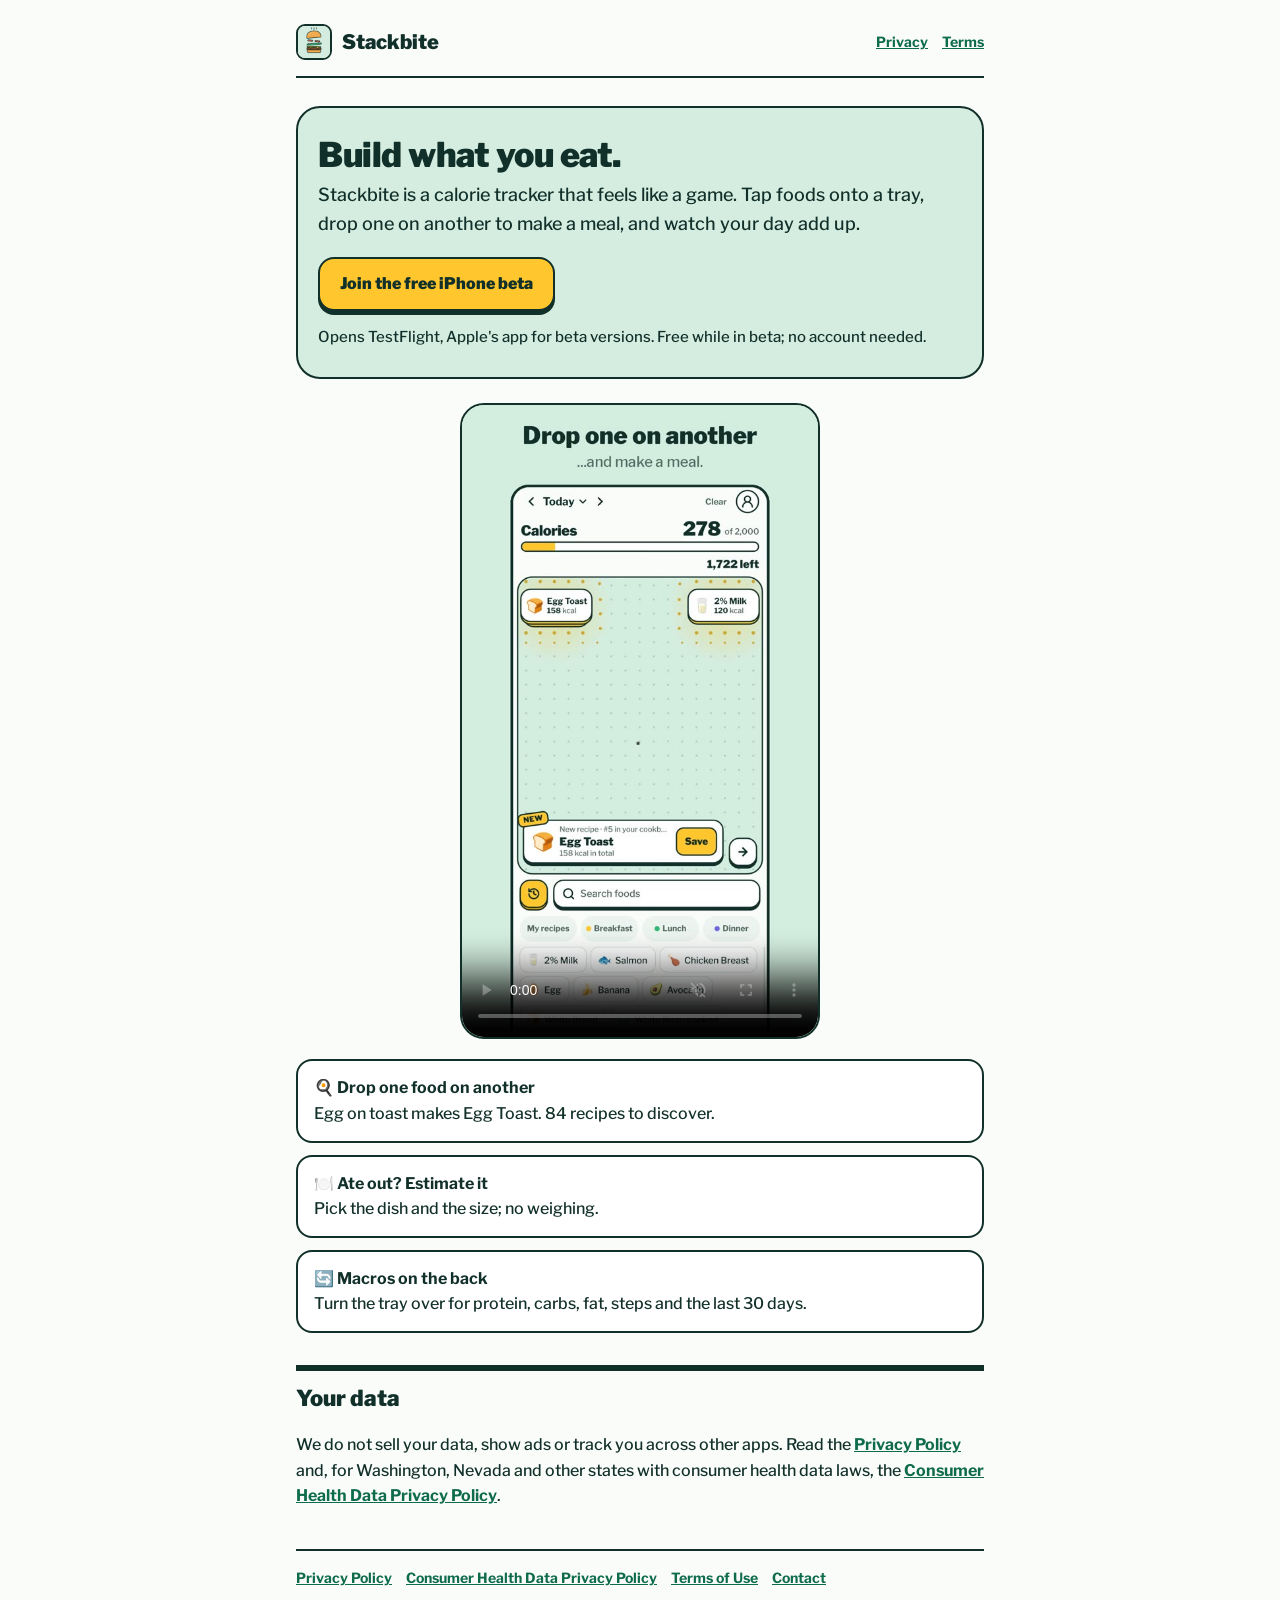
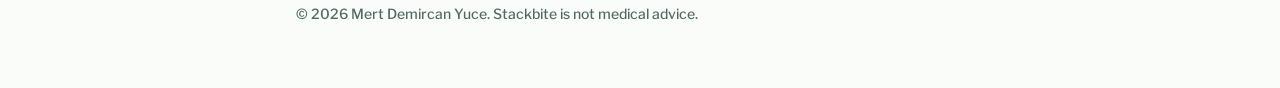
<file: index.html>
<!doctype html>
<html lang="en">
<head>
<meta charset="utf-8">
<meta name="viewport" content="width=device-width, initial-scale=1">
<title>Stackbite</title>
<meta name="description" content="Stackbite: log what you eat by stacking foods like stickers on a tray.">
<link rel="icon" href="icon.png">
<link rel="preconnect" href="https://fonts.googleapis.com">
<link rel="preconnect" href="https://fonts.gstatic.com" crossorigin>
<link href="https://fonts.googleapis.com/css2?family=Libre+Franklin:wght@500;700;900&display=swap" rel="stylesheet">
<link rel="stylesheet" href="style.css">
</head>
<body>
<div class="wrap">
<header class="top">
  <a class="brand" href="./"><img src="icon.png" alt="">Stackbite</a>
  <nav><a href="privacy.html">Privacy</a><a href="terms.html">Terms</a></nav>
</header>
<main>

<section class="hero">
  <h1>Build what you eat.</h1>
  <p>Stackbite is a calorie tracker that feels like a game. Tap foods onto a tray, drop one on another to make a meal, and watch your day add up.</p>
  <a class="button" href="https://testflight.apple.com/join/mTPvmqJ7">Join the free iPhone beta</a>
  <p style="font-size:15px;margin-top:14px">Opens TestFlight, Apple's app for beta versions. Free while in beta; no account needed.</p>
</section>
<video class="demo" src="demo.mp4" poster="demo-poster.jpg" autoplay muted loop playsinline controls aria-label="Stackbite in 15 seconds: tapping foods onto the tray, dropping egg on bread to make Egg Toast, and turning the tray over for macros"></video>
<div class="cards">
  <div class="card"><b>🍳 Drop one food on another</b>Egg on toast makes Egg Toast. 84 recipes to discover.</div>
  <div class="card"><b>🍽️ Ate out? Estimate it</b>Pick the dish and the size; no weighing.</div>
  <div class="card"><b>🔄 Macros on the back</b>Turn the tray over for protein, carbs, fat, steps and the last 30 days.</div>
</div>
<h2>Your data</h2>
<p>We do not sell your data, show ads or track you across other apps. Read the <a href="privacy.html">Privacy Policy</a> and, for Washington, Nevada and other states with consumer health data laws, the <a href="health-data.html">Consumer Health Data Privacy Policy</a>.</p>

</main>
<footer>
  <a href="privacy.html">Privacy Policy</a><a href="health-data.html">Consumer Health Data Privacy Policy</a><a href="terms.html">Terms of Use</a><a href="mailto:stackbiteapp@gmail.com">Contact</a>
  <p>© 2026 Mert Demircan Yuce. Stackbite is not medical advice.</p>
</footer>
</div>
</body>
</html>
</file>
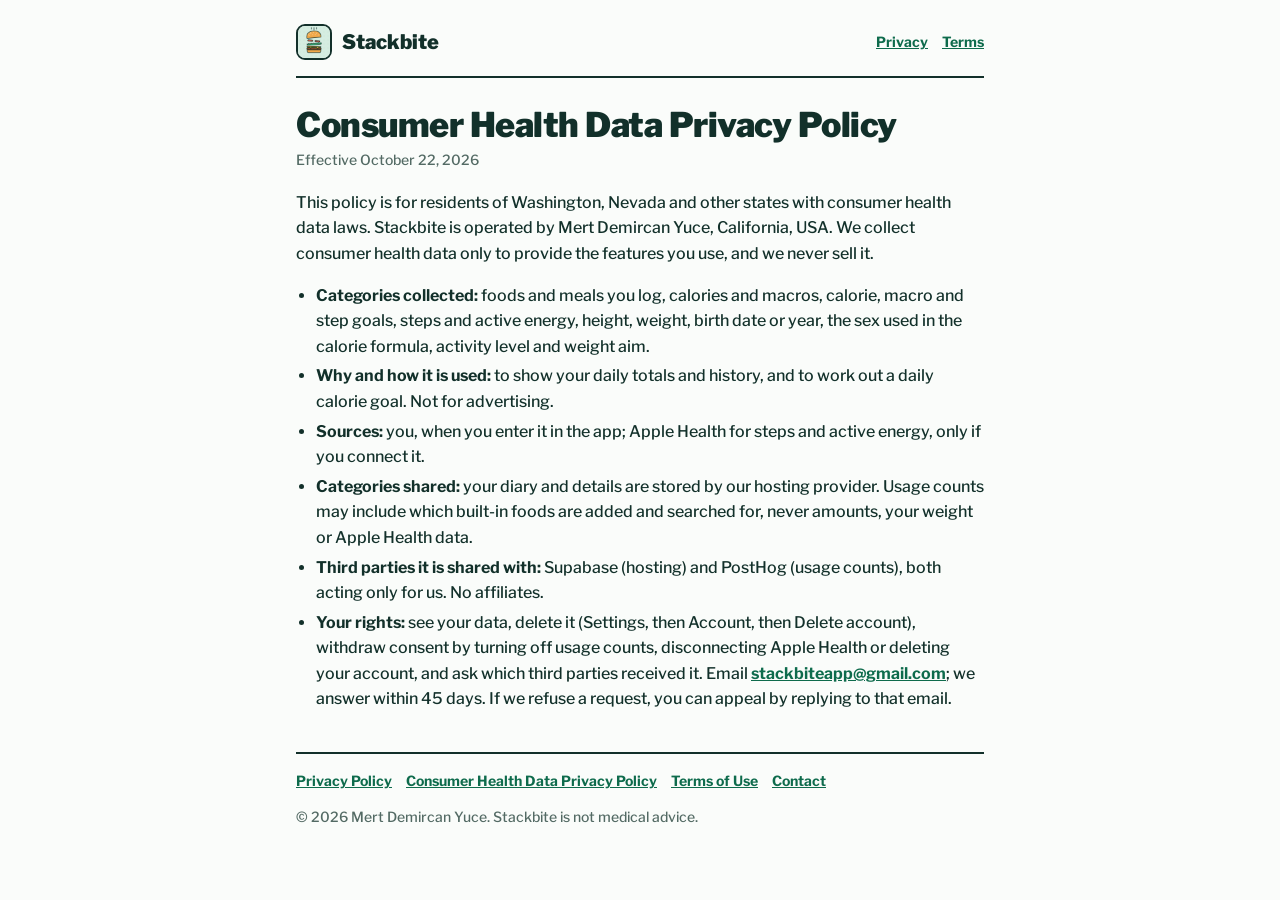
<file: health-data.html>
<!doctype html>
<html lang="en">
<head>
<meta charset="utf-8">
<meta name="viewport" content="width=device-width, initial-scale=1">
<title>Consumer Health Data Privacy Policy · Stackbite</title>
<meta name="description" content="How Stackbite collects and uses consumer health data, for Washington, Nevada and other states.">
<link rel="icon" href="icon.png">
<link rel="preconnect" href="https://fonts.googleapis.com">
<link rel="preconnect" href="https://fonts.gstatic.com" crossorigin>
<link href="https://fonts.googleapis.com/css2?family=Libre+Franklin:wght@500;700;900&display=swap" rel="stylesheet">
<link rel="stylesheet" href="style.css">
</head>
<body>
<div class="wrap">
<header class="top">
  <a class="brand" href="./"><img src="icon.png" alt="">Stackbite</a>
  <nav><a href="privacy.html">Privacy</a><a href="terms.html">Terms</a></nav>
</header>
<main>

<h1>Consumer Health Data Privacy Policy</h1>
<p class="meta">Effective October 22, 2026</p>
<p>This policy is for residents of Washington, Nevada and other states with consumer health data laws. Stackbite is operated by Mert Demircan Yuce, California, USA. We collect consumer health data only to provide the features you use, and we never sell it.</p>
<ul>
<li><b>Categories collected:</b> foods and meals you log, calories and macros, calorie, macro and step goals, steps and active energy, height, weight, birth date or year, the sex used in the calorie formula, activity level and weight aim.</li>
<li><b>Why and how it is used:</b> to show your daily totals and history, and to work out a daily calorie goal. Not for advertising.</li>
<li><b>Sources:</b> you, when you enter it in the app; Apple Health for steps and active energy, only if you connect it.</li>
<li><b>Categories shared:</b> your diary and details are stored by our hosting provider. Usage counts may include which built-in foods are added and searched for, never amounts, your weight or Apple Health data.</li>
<li><b>Third parties it is shared with:</b> Supabase (hosting) and PostHog (usage counts), both acting only for us. No affiliates.</li>
<li><b>Your rights:</b> see your data, delete it (Settings, then Account, then Delete account), withdraw consent by turning off usage counts, disconnecting Apple Health or deleting your account, and ask which third parties received it. Email <a href="mailto:stackbiteapp@gmail.com">stackbiteapp@gmail.com</a>; we answer within 45 days. If we refuse a request, you can appeal by replying to that email.</li>
</ul>

</main>
<footer>
  <a href="privacy.html">Privacy Policy</a><a href="health-data.html">Consumer Health Data Privacy Policy</a><a href="terms.html">Terms of Use</a><a href="mailto:stackbiteapp@gmail.com">Contact</a>
  <p>© 2026 Mert Demircan Yuce. Stackbite is not medical advice.</p>
</footer>
</div>
</body>
</html>
</file>
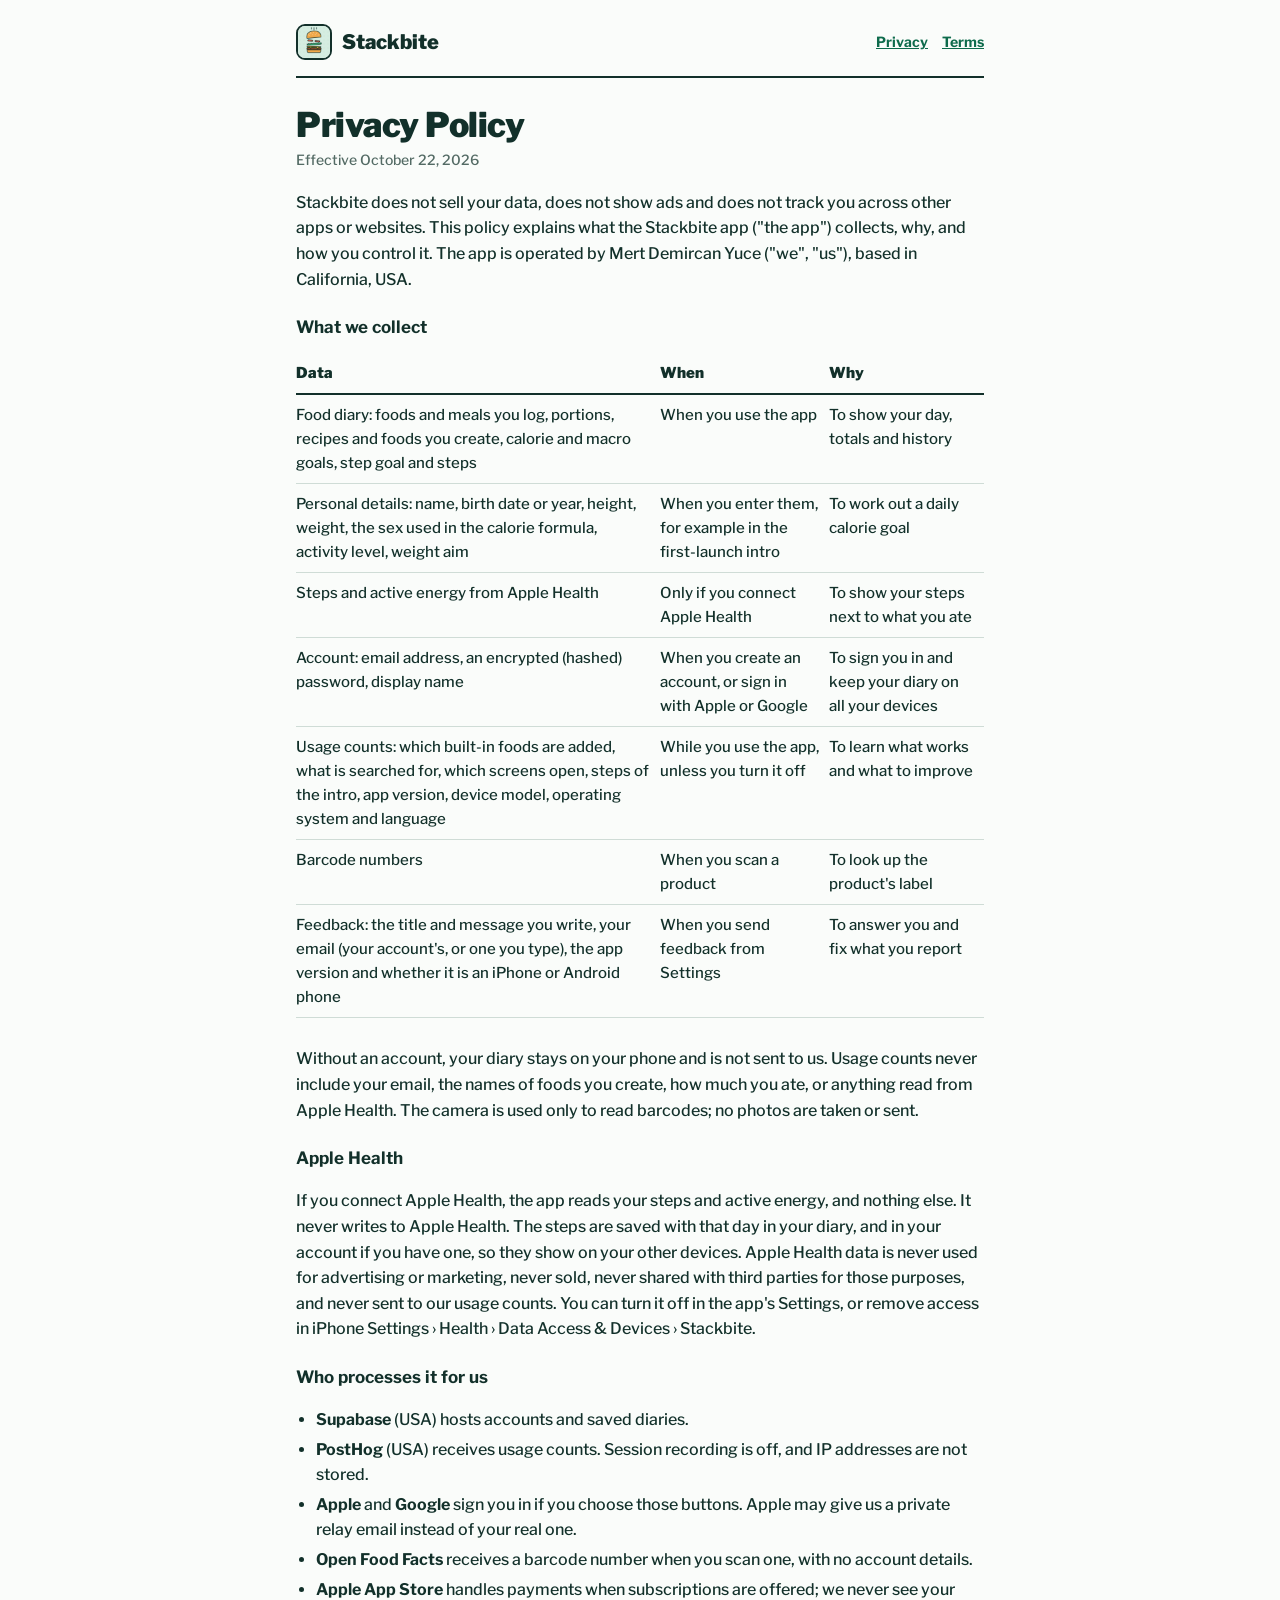
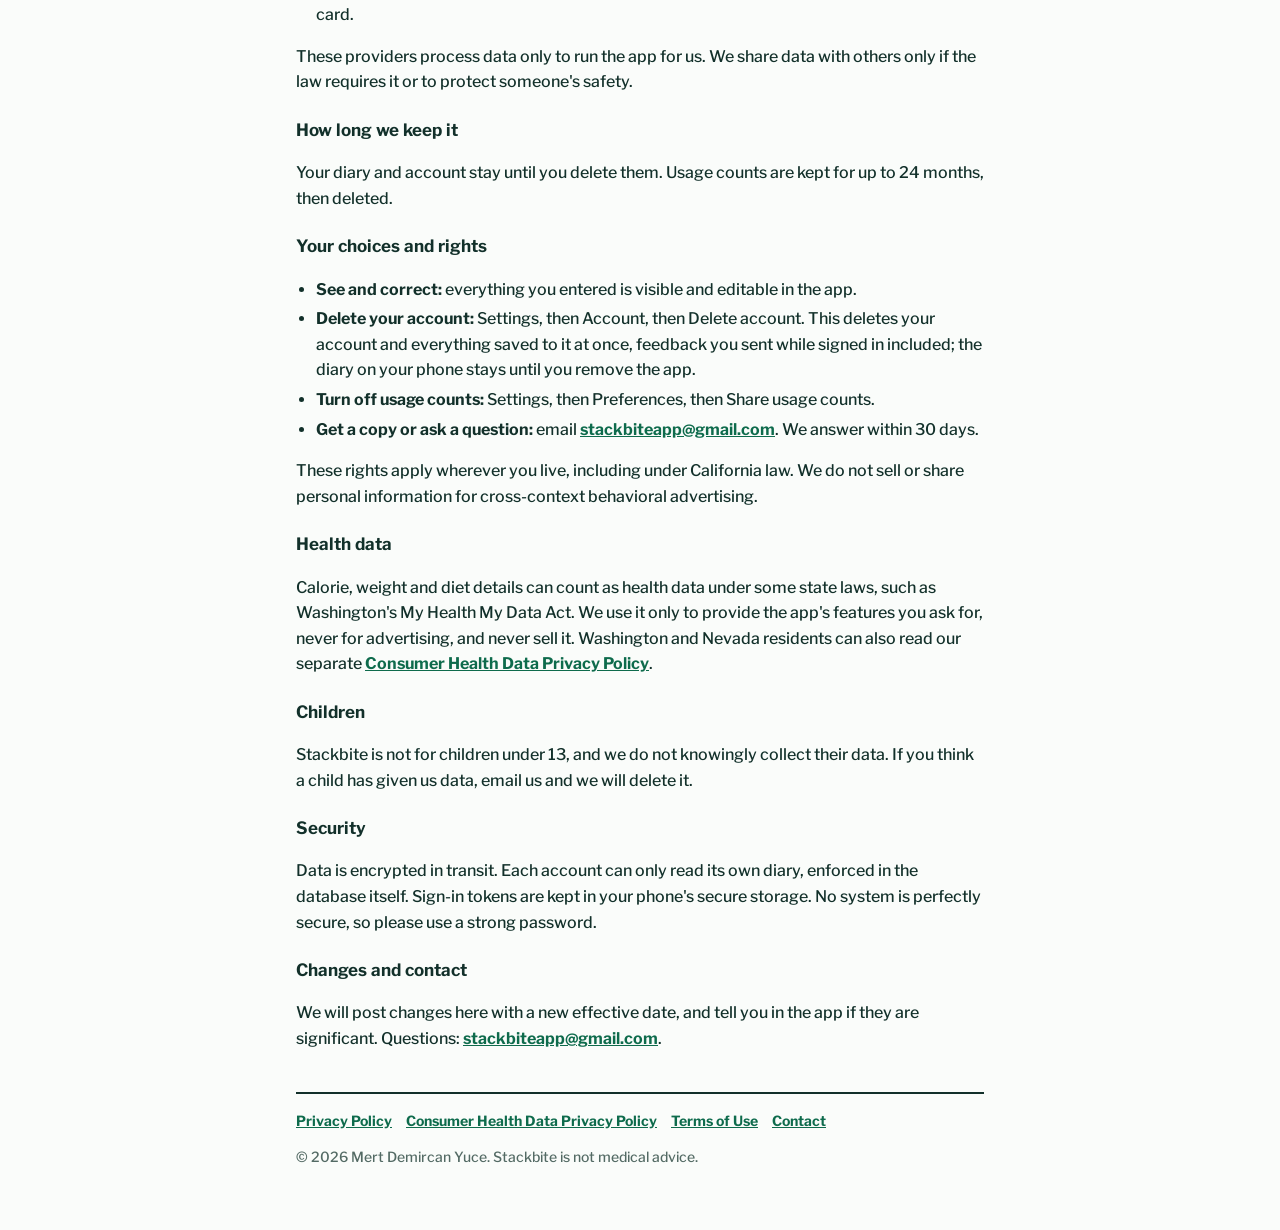
<file: privacy.html>
<!doctype html>
<html lang="en">
<head>
<meta charset="utf-8">
<meta name="viewport" content="width=device-width, initial-scale=1">
<title>Privacy Policy · Stackbite</title>
<meta name="description" content="What the Stackbite app collects, why, and how you control it.">
<link rel="icon" href="icon.png">
<link rel="preconnect" href="https://fonts.googleapis.com">
<link rel="preconnect" href="https://fonts.gstatic.com" crossorigin>
<link href="https://fonts.googleapis.com/css2?family=Libre+Franklin:wght@500;700;900&display=swap" rel="stylesheet">
<link rel="stylesheet" href="style.css">
</head>
<body>
<div class="wrap">
<header class="top">
  <a class="brand" href="./"><img src="icon.png" alt="">Stackbite</a>
  <nav><a href="privacy.html">Privacy</a><a href="terms.html">Terms</a></nav>
</header>
<main>

<h1>Privacy Policy</h1>
<p class="meta">Effective October 22, 2026</p>
<p>Stackbite does not sell your data, does not show ads and does not track you across other apps or websites. This policy explains what the Stackbite app ("the app") collects, why, and how you control it. The app is operated by Mert Demircan Yuce ("we", "us"), based in California, USA.</p>

<h3>What we collect</h3>
<div class="scroll"><table class="table">
<tr><th>Data</th><th>When</th><th>Why</th></tr>
<tr><td>Food diary: foods and meals you log, portions, recipes and foods you create, calorie and macro goals, step goal and steps</td><td>When you use the app</td><td>To show your day, totals and history</td></tr>
<tr><td>Personal details: name, birth date or year, height, weight, the sex used in the calorie formula, activity level, weight aim</td><td>When you enter them, for example in the first-launch intro</td><td>To work out a daily calorie goal</td></tr>
<tr><td>Steps and active energy from Apple Health</td><td>Only if you connect Apple Health</td><td>To show your steps next to what you ate</td></tr>
<tr><td>Account: email address, an encrypted (hashed) password, display name</td><td>When you create an account, or sign in with Apple or Google</td><td>To sign you in and keep your diary on all your devices</td></tr>
<tr><td>Usage counts: which built-in foods are added, what is searched for, which screens open, steps of the intro, app version, device model, operating system and language</td><td>While you use the app, unless you turn it off</td><td>To learn what works and what to improve</td></tr>
<tr><td>Barcode numbers</td><td>When you scan a product</td><td>To look up the product's label</td></tr>
<tr><td>Feedback: the title and message you write, your email (your account's, or one you type), the app version and whether it is an iPhone or Android phone</td><td>When you send feedback from Settings</td><td>To answer you and fix what you report</td></tr>
</table></div>
<p>Without an account, your diary stays on your phone and is not sent to us. Usage counts never include your email, the names of foods you create, how much you ate, or anything read from Apple Health. The camera is used only to read barcodes; no photos are taken or sent.</p>

<h3>Apple Health</h3>
<p>If you connect Apple Health, the app reads your steps and active energy, and nothing else. It never writes to Apple Health. The steps are saved with that day in your diary, and in your account if you have one, so they show on your other devices. Apple Health data is never used for advertising or marketing, never sold, never shared with third parties for those purposes, and never sent to our usage counts. You can turn it off in the app's Settings, or remove access in iPhone Settings › Health › Data Access &amp; Devices › Stackbite.</p>

<h3>Who processes it for us</h3>
<ul>
<li><b>Supabase</b> (USA) hosts accounts and saved diaries.</li>
<li><b>PostHog</b> (USA) receives usage counts. Session recording is off, and IP addresses are not stored.</li>
<li><b>Apple</b> and <b>Google</b> sign you in if you choose those buttons. Apple may give us a private relay email instead of your real one.</li>
<li><b>Open Food Facts</b> receives a barcode number when you scan one, with no account details.</li>
<li><b>Apple App Store</b> handles payments when subscriptions are offered; we never see your card.</li>
</ul>
<p>These providers process data only to run the app for us. We share data with others only if the law requires it or to protect someone's safety.</p>

<h3>How long we keep it</h3>
<p>Your diary and account stay until you delete them. Usage counts are kept for up to 24 months, then deleted.</p>

<h3>Your choices and rights</h3>
<ul>
<li><b>See and correct:</b> everything you entered is visible and editable in the app.</li>
<li><b>Delete your account:</b> Settings, then Account, then Delete account. This deletes your account and everything saved to it at once, feedback you sent while signed in included; the diary on your phone stays until you remove the app.</li>
<li><b>Turn off usage counts:</b> Settings, then Preferences, then Share usage counts.</li>
<li><b>Get a copy or ask a question:</b> email <a href="mailto:stackbiteapp@gmail.com">stackbiteapp@gmail.com</a>. We answer within 30 days.</li>
</ul>
<p>These rights apply wherever you live, including under California law. We do not sell or share personal information for cross-context behavioral advertising.</p>

<h3>Health data</h3>
<p>Calorie, weight and diet details can count as health data under some state laws, such as Washington's My Health My Data Act. We use it only to provide the app's features you ask for, never for advertising, and never sell it. Washington and Nevada residents can also read our separate <a href="health-data.html">Consumer Health Data Privacy Policy</a>.</p>

<h3>Children</h3>
<p>Stackbite is not for children under 13, and we do not knowingly collect their data. If you think a child has given us data, email us and we will delete it.</p>

<h3>Security</h3>
<p>Data is encrypted in transit. Each account can only read its own diary, enforced in the database itself. Sign-in tokens are kept in your phone's secure storage. No system is perfectly secure, so please use a strong password.</p>

<h3>Changes and contact</h3>
<p>We will post changes here with a new effective date, and tell you in the app if they are significant. Questions: <a href="mailto:stackbiteapp@gmail.com">stackbiteapp@gmail.com</a>.</p>

</main>
<footer>
  <a href="privacy.html">Privacy Policy</a><a href="health-data.html">Consumer Health Data Privacy Policy</a><a href="terms.html">Terms of Use</a><a href="mailto:stackbiteapp@gmail.com">Contact</a>
  <p>© 2026 Mert Demircan Yuce. Stackbite is not medical advice.</p>
</footer>
</div>
</body>
</html>
</file>
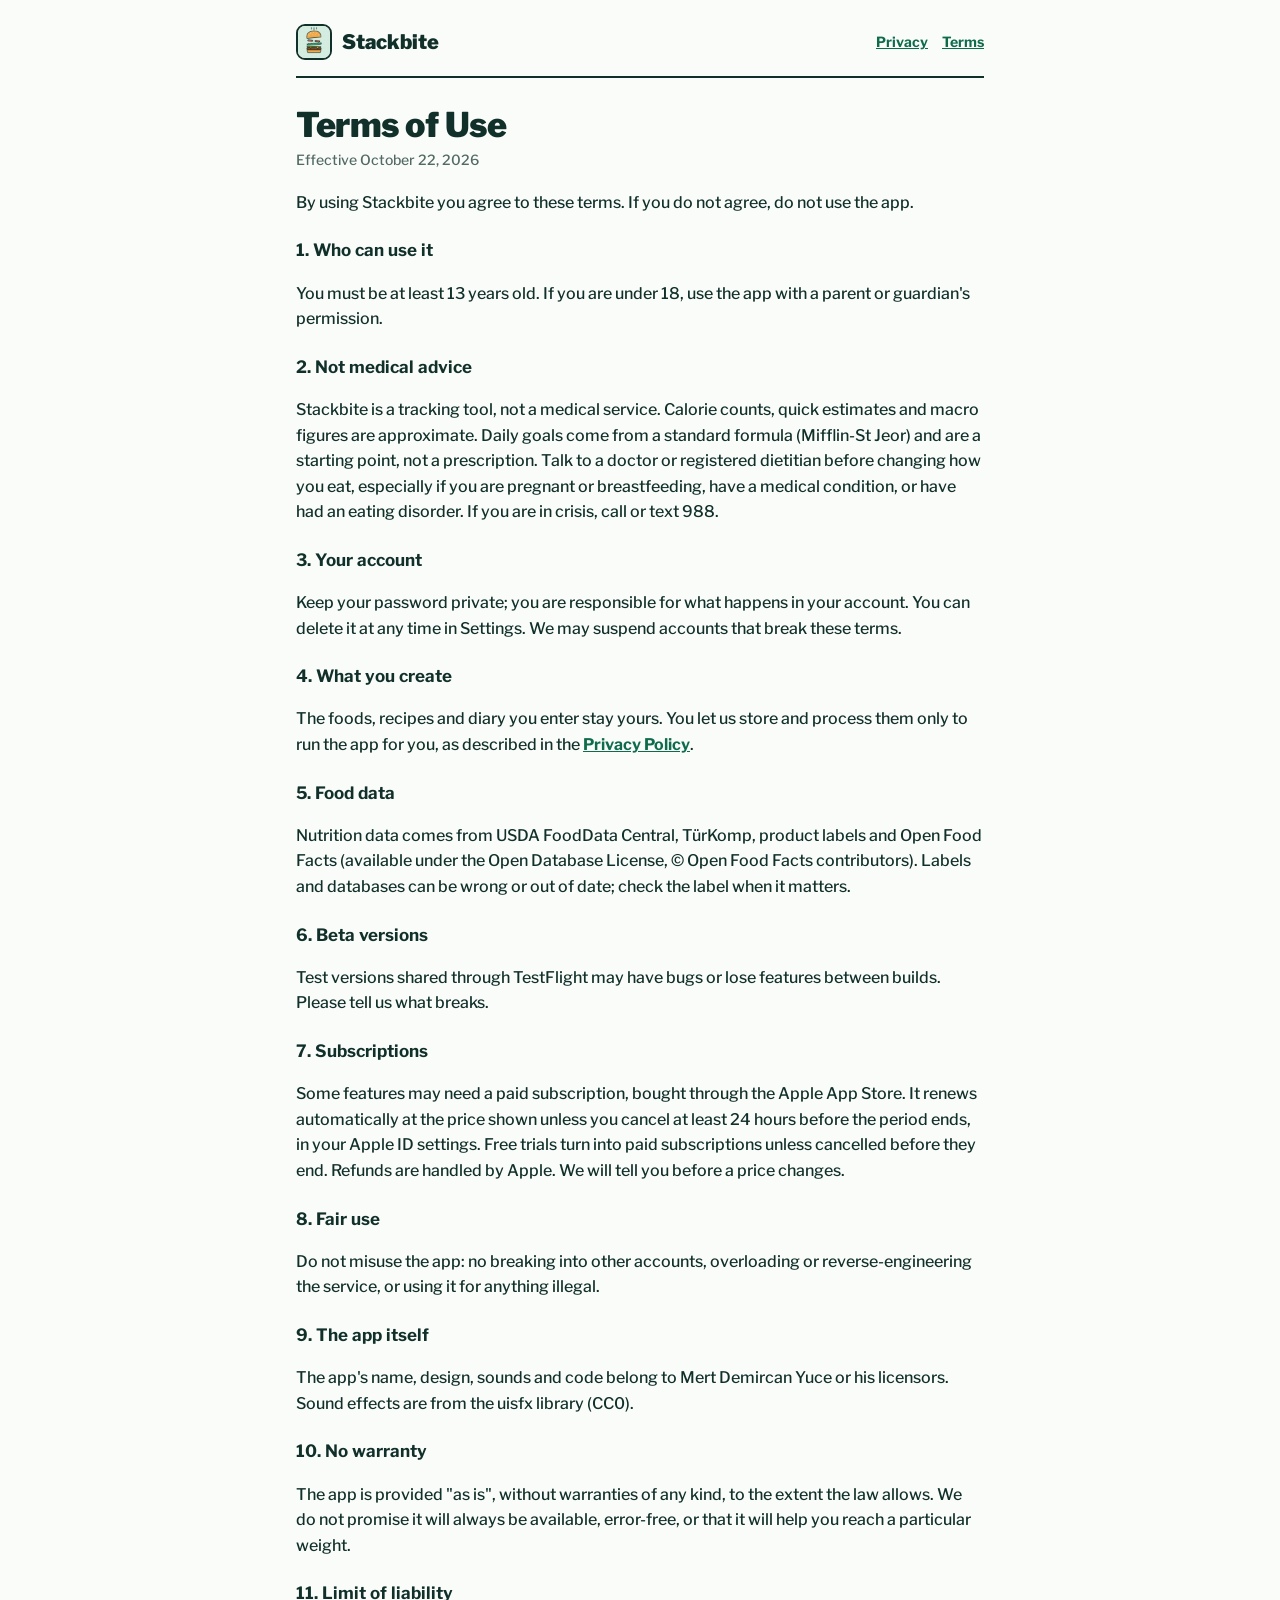
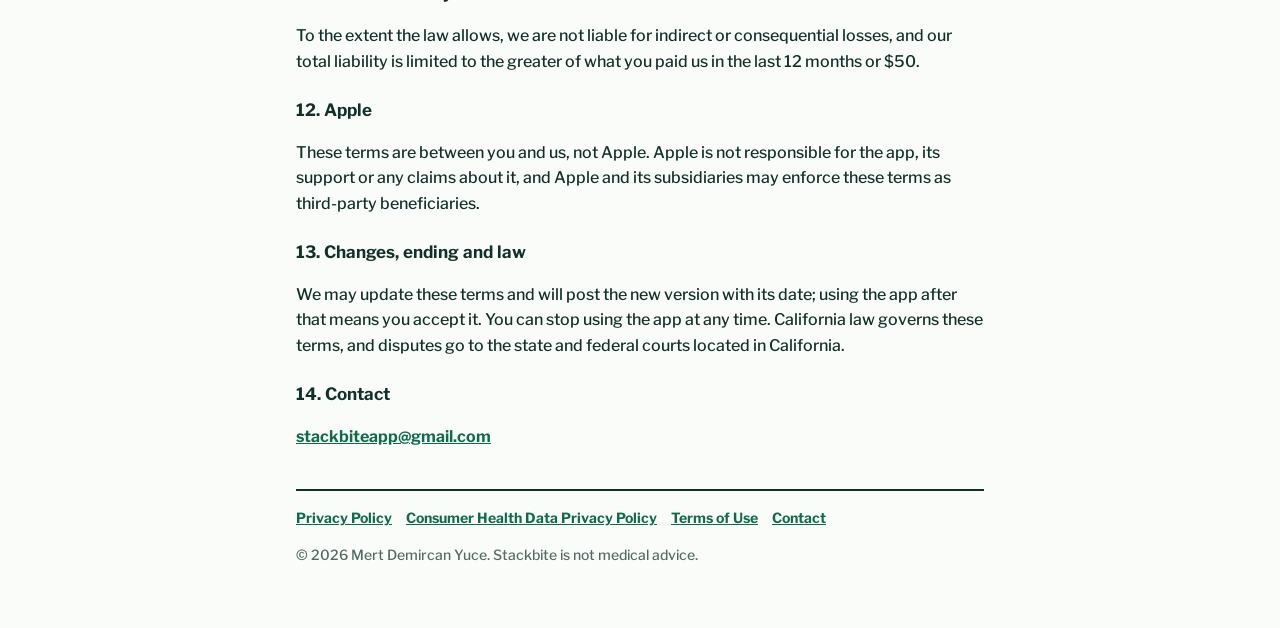
<file: terms.html>
<!doctype html>
<html lang="en">
<head>
<meta charset="utf-8">
<meta name="viewport" content="width=device-width, initial-scale=1">
<title>Terms of Use · Stackbite</title>
<meta name="description" content="The terms for using the Stackbite app.">
<link rel="icon" href="icon.png">
<link rel="preconnect" href="https://fonts.googleapis.com">
<link rel="preconnect" href="https://fonts.gstatic.com" crossorigin>
<link href="https://fonts.googleapis.com/css2?family=Libre+Franklin:wght@500;700;900&display=swap" rel="stylesheet">
<link rel="stylesheet" href="style.css">
</head>
<body>
<div class="wrap">
<header class="top">
  <a class="brand" href="./"><img src="icon.png" alt="">Stackbite</a>
  <nav><a href="privacy.html">Privacy</a><a href="terms.html">Terms</a></nav>
</header>
<main>

<h1>Terms of Use</h1>
<p class="meta">Effective October 22, 2026</p>
<p>By using Stackbite you agree to these terms. If you do not agree, do not use the app.</p>
<h3>1. Who can use it</h3>
<p>You must be at least 13 years old. If you are under 18, use the app with a parent or guardian's permission.</p>
<h3>2. Not medical advice</h3>
<p>Stackbite is a tracking tool, not a medical service. Calorie counts, quick estimates and macro figures are approximate. Daily goals come from a standard formula (Mifflin-St Jeor) and are a starting point, not a prescription. Talk to a doctor or registered dietitian before changing how you eat, especially if you are pregnant or breastfeeding, have a medical condition, or have had an eating disorder. If you are in crisis, call or text 988.</p>
<h3>3. Your account</h3>
<p>Keep your password private; you are responsible for what happens in your account. You can delete it at any time in Settings. We may suspend accounts that break these terms.</p>
<h3>4. What you create</h3>
<p>The foods, recipes and diary you enter stay yours. You let us store and process them only to run the app for you, as described in the <a href="privacy.html">Privacy Policy</a>.</p>
<h3>5. Food data</h3>
<p>Nutrition data comes from USDA FoodData Central, TürKomp, product labels and Open Food Facts (available under the Open Database License, © Open Food Facts contributors). Labels and databases can be wrong or out of date; check the label when it matters.</p>
<h3>6. Beta versions</h3>
<p>Test versions shared through TestFlight may have bugs or lose features between builds. Please tell us what breaks.</p>
<h3>7. Subscriptions</h3>
<p>Some features may need a paid subscription, bought through the Apple App Store. It renews automatically at the price shown unless you cancel at least 24 hours before the period ends, in your Apple ID settings. Free trials turn into paid subscriptions unless cancelled before they end. Refunds are handled by Apple. We will tell you before a price changes.</p>
<h3>8. Fair use</h3>
<p>Do not misuse the app: no breaking into other accounts, overloading or reverse-engineering the service, or using it for anything illegal.</p>
<h3>9. The app itself</h3>
<p>The app's name, design, sounds and code belong to Mert Demircan Yuce or his licensors. Sound effects are from the uisfx library (CC0).</p>
<h3>10. No warranty</h3>
<p>The app is provided "as is", without warranties of any kind, to the extent the law allows. We do not promise it will always be available, error-free, or that it will help you reach a particular weight.</p>
<h3>11. Limit of liability</h3>
<p>To the extent the law allows, we are not liable for indirect or consequential losses, and our total liability is limited to the greater of what you paid us in the last 12 months or $50.</p>
<h3>12. Apple</h3>
<p>These terms are between you and us, not Apple. Apple is not responsible for the app, its support or any claims about it, and Apple and its subsidiaries may enforce these terms as third-party beneficiaries.</p>
<h3>13. Changes, ending and law</h3>
<p>We may update these terms and will post the new version with its date; using the app after that means you accept it. You can stop using the app at any time. California law governs these terms, and disputes go to the state and federal courts located in California.</p>
<h3>14. Contact</h3>
<p><a href="mailto:stackbiteapp@gmail.com">stackbiteapp@gmail.com</a></p>

</main>
<footer>
  <a href="privacy.html">Privacy Policy</a><a href="health-data.html">Consumer Health Data Privacy Policy</a><a href="terms.html">Terms of Use</a><a href="mailto:stackbiteapp@gmail.com">Contact</a>
  <p>© 2026 Mert Demircan Yuce. Stackbite is not medical advice.</p>
</footer>
</div>
</body>
</html>
</file>
<file: style.css>
:root {
  --bg: #fafcfa;
  --panel: #ffffff;
  --mat: #d5ede1;
  --ink: #12302a;
  --muted: #536a64;
  --line: #cfdcd6;
  --link: #0e6b4c;
  --yolk: #ffc62e;
}
@media (prefers-color-scheme: dark) {
  :root {
    --bg: #0f1f1b;
    --panel: #16302a;
    --mat: #1d3a33;
    --ink: #eaf4ef;
    --muted: #a9bdb6;
    --line: #2b4a42;
    --link: #7fd6ac;
  }
}
* { box-sizing: border-box; }
html { -webkit-text-size-adjust: 100%; }
body {
  margin: 0;
  background: var(--bg);
  color: var(--ink);
  font: 500 16px/1.6 'Libre Franklin', system-ui, -apple-system, sans-serif;
}
a { color: var(--link); font-weight: 700; }
.wrap { max-width: 720px; margin: 0 auto; padding: 24px 16px 48px; }
header.top { display: flex; align-items: center; justify-content: space-between; gap: 12px; padding-bottom: 16px; border-bottom: 2px solid var(--ink); }
.brand { display: flex; align-items: center; gap: 10px; color: var(--ink); text-decoration: none; font-weight: 900; font-size: 20px; }
.brand img { width: 36px; height: 36px; border-radius: 9px; border: 2px solid var(--ink); }
nav a { margin-left: 14px; font-size: 14px; }
h1 { font-weight: 900; font-size: 34px; line-height: 1.1; letter-spacing: -0.5px; margin: 28px 0 6px; }
h2 { font-weight: 900; font-size: 22px; margin: 32px 0 6px; padding-top: 10px; border-top: 6px solid var(--ink); }
h3 { font-weight: 700; font-size: 17px; margin: 22px 0 4px; }
.meta { color: var(--muted); font-size: 14px; margin: 0 0 18px; }
.table { width: 100%; border-collapse: collapse; font-size: 15px; margin: 8px 0 12px; }
.table th, .table td { text-align: left; vertical-align: top; padding: 8px 10px 8px 0; border-bottom: 1px solid var(--line); }
.table th { font-weight: 900; border-bottom: 2px solid var(--ink); }
.scroll { overflow-x: auto; }
ul { padding-left: 20px; }
li { margin: 4px 0; }
footer { margin-top: 40px; padding-top: 16px; border-top: 2px solid var(--ink); font-size: 14px; color: var(--muted); }
footer a { margin-right: 14px; display: inline-block; }
.hero { margin-top: 28px; background: var(--mat); border: 2px solid var(--ink); border-radius: 24px; padding: 28px 20px; }
.hero h1 { margin-top: 0; }
.hero p { font-size: 18px; margin: 8px 0 0; }
.button { display: inline-block; margin-top: 18px; background: var(--yolk); color: #12302a; text-decoration: none; font-weight: 900; padding: 12px 20px; border: 2px solid #12302a; border-radius: 16px; box-shadow: 0 4px 0 #12302a; }
.cards { display: grid; gap: 12px; margin-top: 20px; }
.card { background: var(--panel); border: 2px solid var(--ink); border-radius: 16px; padding: 14px 16px; }
.card b { display: block; }
@media (max-width: 480px) { nav a { margin-left: 10px; } h1 { font-size: 28px; } }
.demo { display: block; width: 100%; max-width: 360px; margin: 24px auto 0; border: 2px solid var(--ink); border-radius: 24px; background: var(--mat); }
</file>
